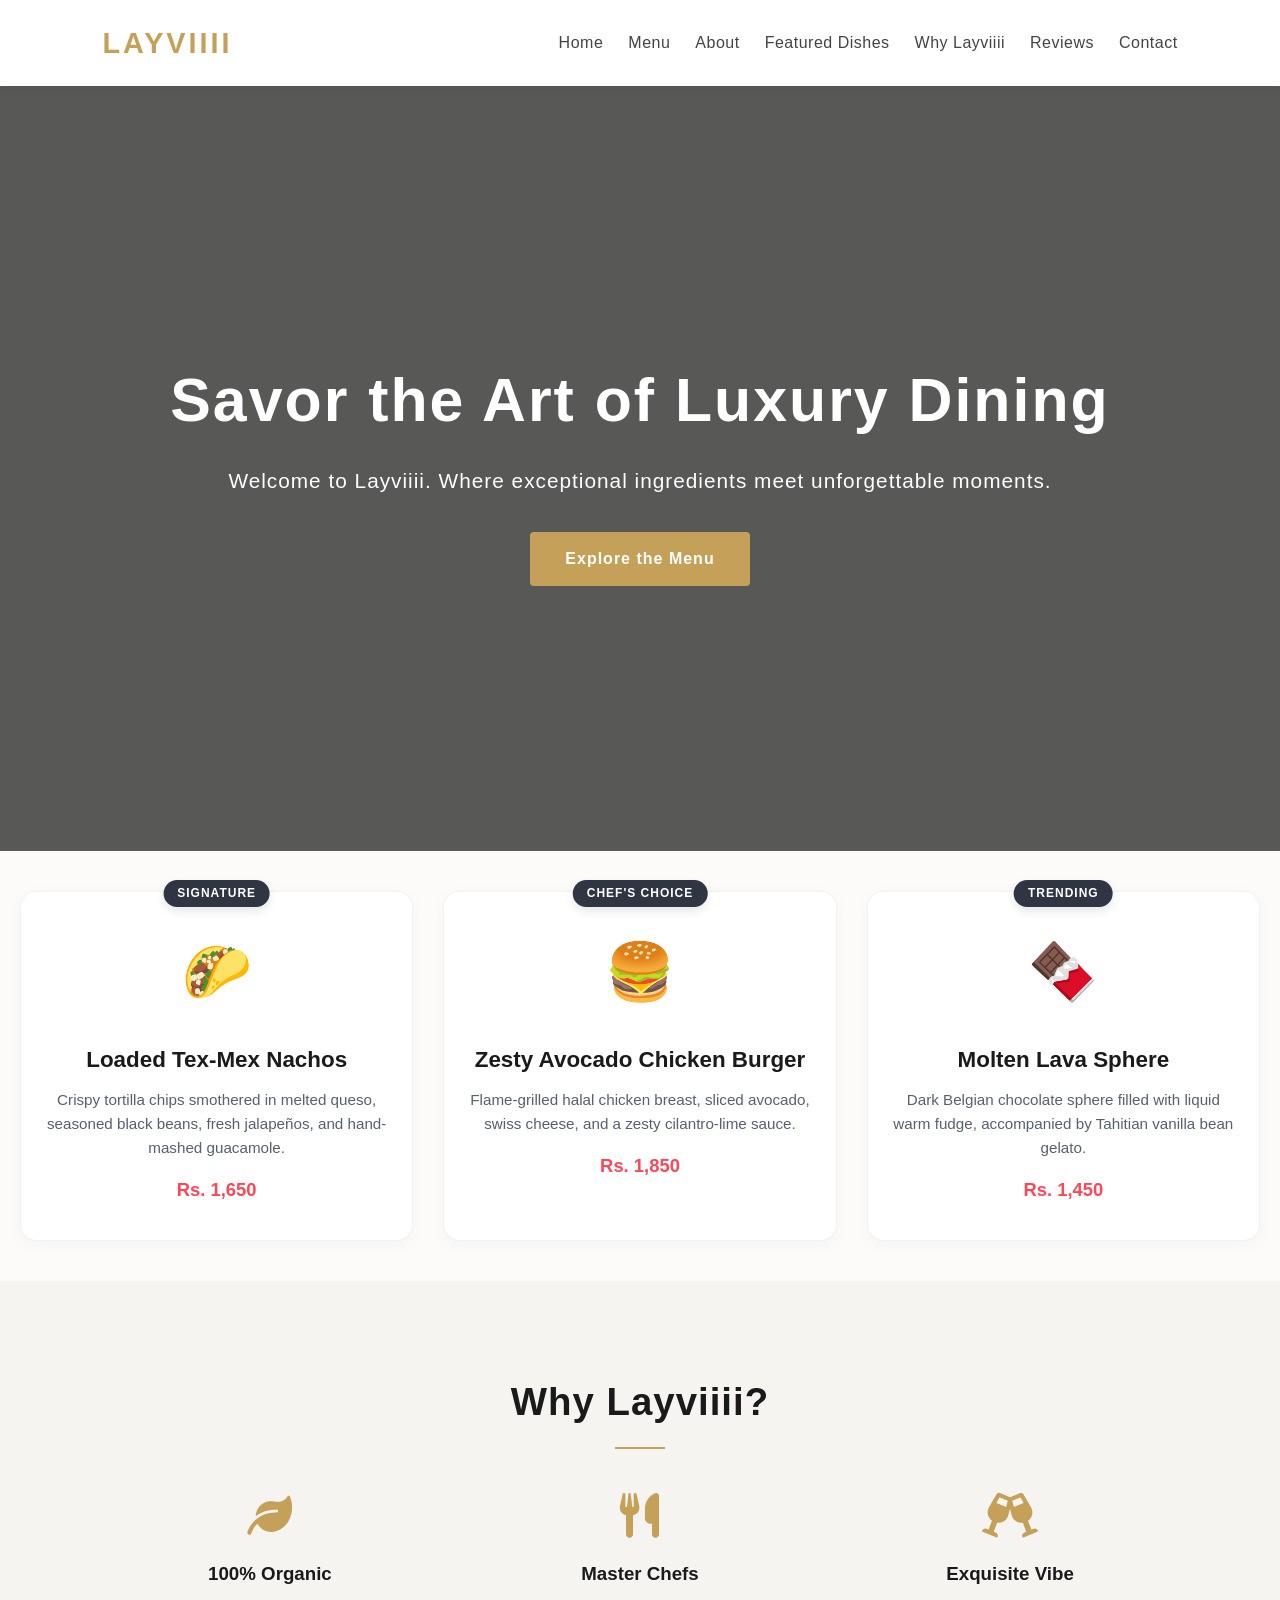
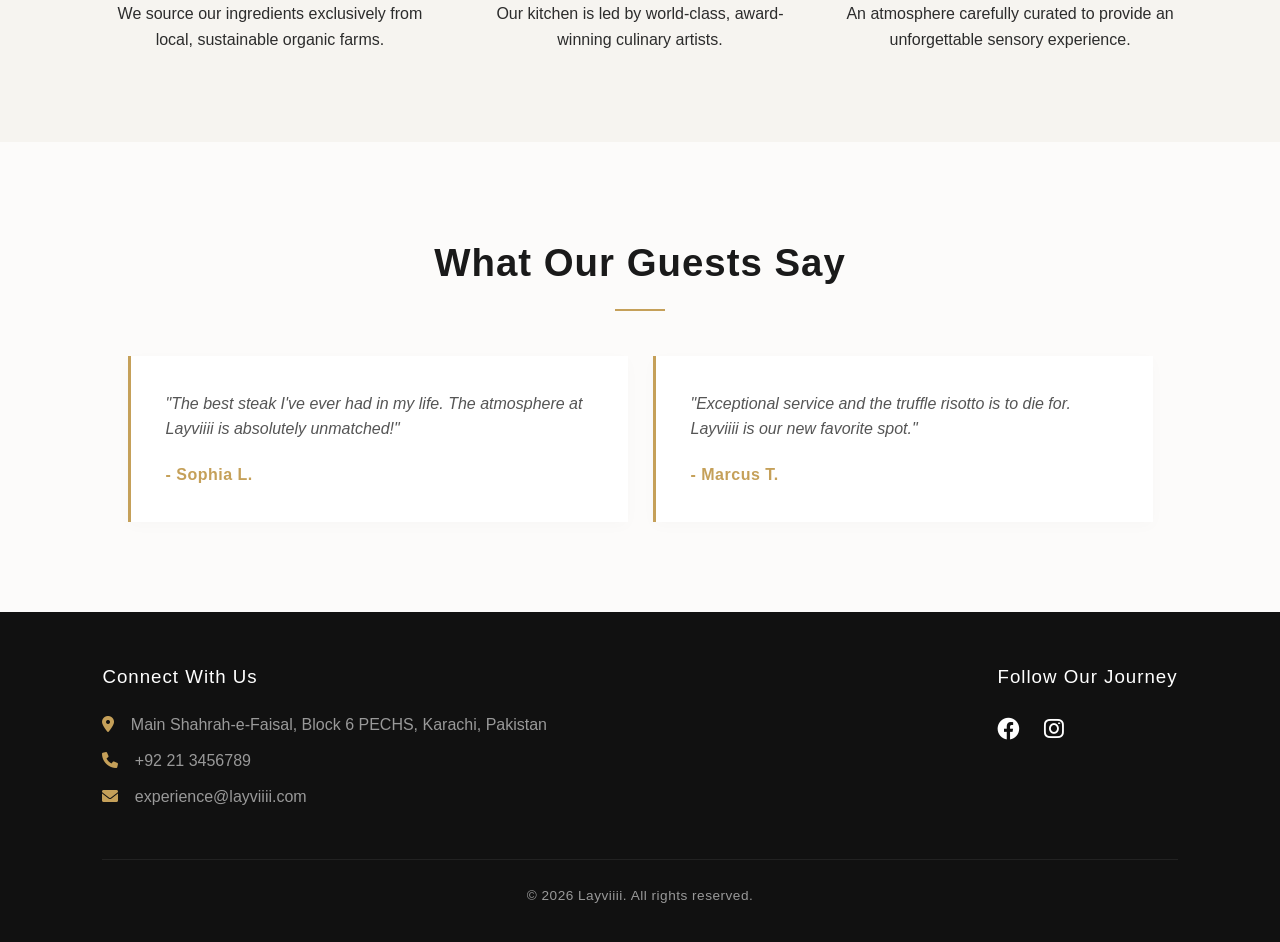
<file: index.html>
<!DOCTYPE html>
<html lang="en">
<head>
    <meta charset="UTF-8">
    <meta name="viewport" content="width=device-width, initial-scale=1.0">
    <title>Layviiii | Fine Dining & Culinary Art</title>
    <link rel="stylesheet" href="style.css">
    <!-- Font Awesome for Social & Feature Icons -->
    <link rel="stylesheet" href="https://cdnjs.cloudflare.com/ajax/libs/font-awesome/6.0.0/css/all.min.css">
</head>
<body>

    <!-- 1. Responsive Navigation Bar -->
    <header class="navbar">
        <div class="logo-container">
            <span class="brand-name">Layviiii</span>
        </div>
        <nav>
            <ul class="nav-links">
                <li><a href="#home">Home</a></li>
                <li><a href="menu.html">Menu</a></li> <!-- 👈 Links to your interactive menu page -->
                <li><a href="about.html">About</a></li> <!-- 👈 Links to your new about page -->
                <li><a href="#features">Featured Dishes</a></li>
                <li><a href="#why-us">Why Layviiii</a></li>
                <li><a href="#testimonials">Reviews</a></li>
                <li><a href="contact.html">Contact</a></li>
            </ul>
        </nav>
    </header>

    <!-- 2. Hero Section -->
    <section id="home" class="hero-section">
        <div class="hero-content">
            <h1>Savor the Art of Luxury Dining</h1>
            <p>Welcome to Layviiii. Where exceptional ingredients meet unforgettable moments.</p>
            <a href="#features" class="cta-btn">Explore the Menu</a>
        </div>
    </section>

   <!-- Featured Dishes Grid -->
        <div class="featured-grid">
            <!-- Dish 1 -->
            <div class="dish-card">
                <div class="dish-badge">Signature</div>
                <div class="dish-img-placeholder">🌮</div>
                <h3>Loaded Tex-Mex Nachos</h3>
                <p>Crispy tortilla chips smothered in melted queso, seasoned black beans, fresh jalapeños, and hand-mashed guacamole.</p>
                <div class="dish-price">Rs. 1,650</div>
            </div>

            <!-- Dish 2 -->
            <div class="dish-card">
                <div class="dish-badge">Chef's Choice</div>
                <div class="dish-img-placeholder">🍔</div>
                <h3>Zesty Avocado Chicken Burger</h3>
                <p>Flame-grilled halal chicken breast, sliced avocado, swiss cheese, and a zesty cilantro-lime sauce.</p>
                <div class="dish-price">Rs. 1,850</div>
            </div>

            <!-- Dish 3 -->
            <div class="dish-card">
                <div class="dish-badge">Trending</div>
                <div class="dish-img-placeholder">🍫</div>
                <h3>Molten Lava Sphere</h3>
                <p>Dark Belgian chocolate sphere filled with liquid warm fudge, accompanied by Tahitian vanilla bean gelato.</p>
                <div class="dish-price">Rs. 1,450</div>
            </div>
        </div>
    <!-- 4. Why Choose Us Section -->
    <section id="why-us" class="section why-choose-us">
        <h2>Why Layviiii?</h2>
        <div class="grid-container">
            <div class="feature-item">
                <i class="fa-solid fa-leaf"></i>
                <h3>100% Organic</h3>
                <p>We source our ingredients exclusively from local, sustainable organic farms.</p>
            </div>
            <div class="feature-item">
                <i class="fa-solid fa-utensils"></i>
                <h3>Master Chefs</h3>
                <p>Our kitchen is led by world-class, award-winning culinary artists.</p>
            </div>
            <div class="feature-item">
                <i class="fa-solid fa-champagne-glasses"></i>
                <h3>Exquisite Vibe</h3>
                <p>An atmosphere carefully curated to provide an unforgettable sensory experience.</p>
            </div>
        </div>
    </section>

    <!-- 5. Customer Testimonials -->
    <section id="testimonials" class="section testimonials">
        <h2>What Our Guests Say</h2>
        <div class="testimonial-container">
            <div class="testimonial-card">
                <p>"The best steak I've ever had in my life. The atmosphere at Layviiii is absolutely unmatched!"</p>
                <h4>- Sophia L.</h4>
            </div>
            <div class="testimonial-card">
                <p>"Exceptional service and the truffle risotto is to die for. Layviiii is our new favorite spot."</p>
                <h4>- Marcus T.</h4>
            </div>
        </div>
    </section>

   <!-- 6. Footer -->
    <footer id="contact" class="footer">
        <div class="footer-content">
            <div class="footer-info">
                <h3>Connect With Us</h3>
                <p><i class="fa-solid fa-location-dot"></i> Main Shahrah-e-Faisal, Block 6 PECHS, Karachi, Pakistan</p>
                <p><i class="fa-solid fa-phone"></i> +92 21 3456789</p>
                <p><i class="fa-solid fa-envelope"></i> experience@layviiii.com</p>
            </div>
            <div class="footer-socials">
                <h3>Follow Our Journey</h3>
                <div class="social-icons">
                    <a href="#"><i class="fa-brands fa-facebook"></i></a>
                    <a href="#"><i class="fa-brands fa-instagram"></i></a>
                    <a href="#"><i class="fa-brands fa-x-twitter"></i></a>
                </div>
            </div>
        </div>
        <div class="footer-bottom">
            <p>&copy; 2026 Layviiii. All rights reserved.</p>
        </div>
    </footer>

</body>
</html>
</file>
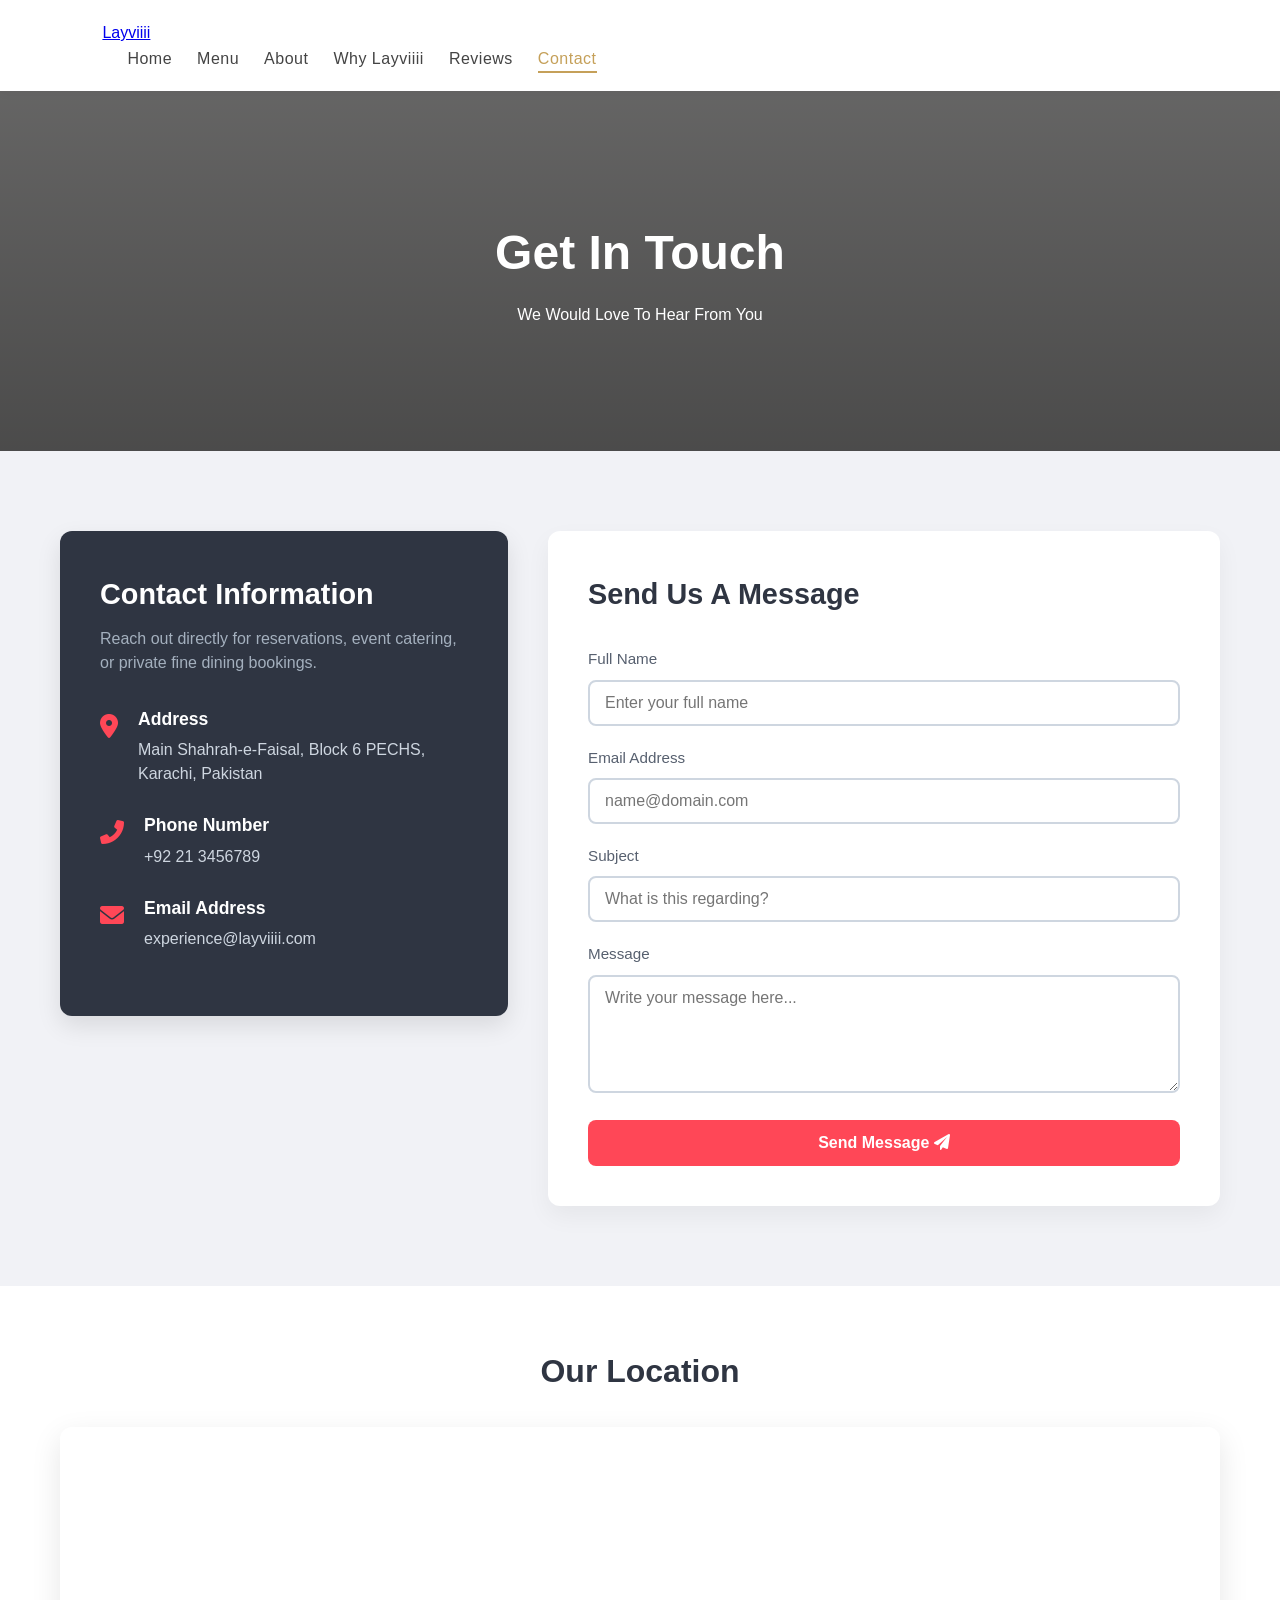
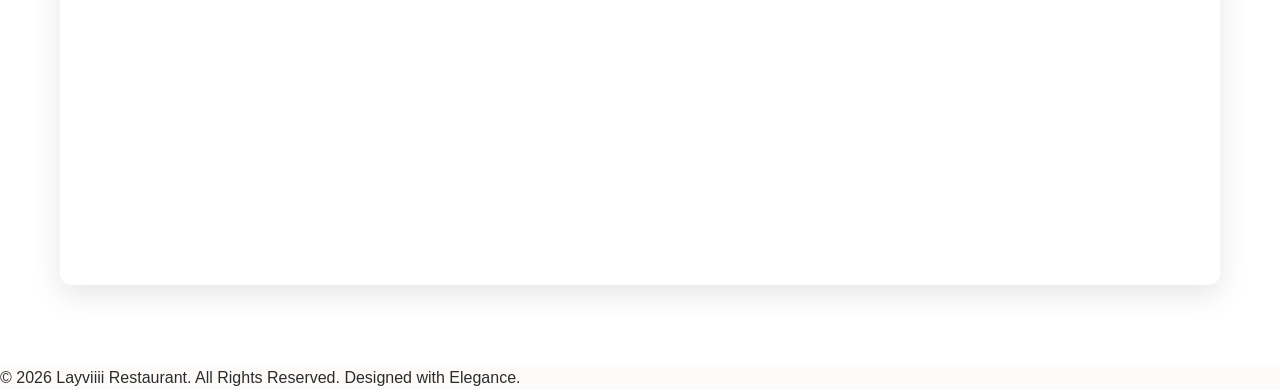
<file: contact.html>
<!DOCTYPE html>
<html lang="en">
<head>
    <meta charset="UTF-8">
    <meta name="viewport" content="width=device-width, initial-scale=1.0">
    <title>Contact Us | Layviiii</title>
    <link rel="stylesheet" href="style.css">
    <!-- FontAwesome for layout icons -->
    <link rel="stylesheet" href="https://cdnjs.cloudflare.com/ajax/libs/font-awesome/6.0.0/css/all.min.css">
</head>
<body>

    <!-- Navigation Bar -->
    <nav class="navbar">
        <div class="nav-container">
            <a href="index.html" class="logo">Layviiii</a>
            <ul class="nav-links">
                <li><a href="index.html">Home</a></li>
                <li><a href="menu.html">Menu</a></li>
                <li><a href="about.html">About</a></li>
                <li><a href="index.html#why-us">Why Layviiii</a></li>
                <li><a href="index.html#testimonials">Reviews</a></li>
                <li><a href="contact.html" class="active">Contact</a></li>
            </ul>
        </div>
    </nav>

    <!-- Contact Hero Section -->
    <header class="contact-hero">
        <div class="hero-overlay">
            <h1>Get In Touch</h1>
            <p>We Would Love To Hear From You</p>
        </div>
    </header>

    <!-- Contact Content Layout -->
    <section class="contact-section">
        <div class="contact-container">
            <div class="contact-grid">
                
                <!-- Left: Contact Info -->
                <!-- Left: Contact Info -->
                <div class="contact-info-panel">
                    <h2>Contact Information</h2>
                    <p class="panel-desc">Reach out directly for reservations, event catering, or private fine dining bookings.</p>
                    
                    <div class="info-item">
                        <div class="info-icon"><i class="fas fa-map-marker-alt"></i></div>
                        <div class="info-text">
                            <h3>Address</h3>
                            <p>Main Shahrah-e-Faisal, Block 6 PECHS, Karachi, Pakistan</p>
                        </div>
                    </div>

                    <div class="info-item">
                        <div class="info-icon"><i class="fas fa-phone-alt"></i></div>
                        <div class="info-text">
                            <h3>Phone Number</h3>
                            <p>+92 21 3456789</p>
                        </div>
                    </div>

                    <div class="info-item">
                        <div class="info-icon"><i class="fas fa-envelope"></i></div>
                        <div class="info-text">
                            <h3>Email Address</h3>
                            <p>experience@layviiii.com</p>
                        </div>
                    </div>
                </div>

                <!-- Right: Contact Form -->
                <div class="contact-form-panel">
                    <h2>Send Us A Message</h2>
                    <!-- HTML5 built-in validations running here automatically -->
                    <form class="validated-form" action="#" method="POST">
                        <div class="form-group">
                            <label for="name">Full Name</label>
                            <input type="text" id="name" name="name" placeholder="Enter your full name" required autocomplete="name">
                        </div>

                        <div class="form-group">
                            <label for="email">Email Address</label>
                            <!-- type="email" strictly forces standard name@domain formatting -->
                            <input type="email" id="email" name="email" placeholder="name@domain.com" required autocomplete="email">
                        </div>

                        <div class="form-group">
                            <label for="subject">Subject</label>
                            <input type="text" id="subject" name="subject" placeholder="What is this regarding?" required>
                        </div>

                        <div class="form-group">
                            <label for="message">Message</label>
                            <textarea id="message" name="message" rows="5" placeholder="Write your message here..." required></textarea>
                        </div>

                        <button type="submit" class="submit-btn">Send Message <i class="fas fa-paper-plane"></i></button>
                    </form>
                </div>

            </div>
        </div>
    </section>

    <!-- Embedded Google Map Section -->
    <section class="map-section">
        <div class="contact-container">
            <h2>Our Location</h2>
            <div class="map-wrapper">
                <iframe 
                    src="https://www.google.com/maps/embed?pb=!11m18!1m12!1m3!1d3620.2175294520775!2d67.06517177537332!3d24.856372077931647!2m3!1f0!2f0!3f0!3m2!1i1024!2i768!4f13.1!3m3!1m2!1s0x3eb33ea3db108f41%3A0x42acc46573516c78!2sShahrah-e-Faisal%2C%20Karachi%2C%20Pakistan!5e0!3m2!1sen!2s!4v1710000000000!5m2!1sen!2s" 
                    width="100%" 
                    height="450" 
                    style="border:0;" 
                    allowfullscreen="" 
                    loading="lazy" 
                    referrerpolicy="no-referrer-when-downgrade">
                </iframe>
            </div>
        </div>
    </section>

    <!-- Footer -->
    <footer>
        <p>&copy; 2026 Layviiii Restaurant. All Rights Reserved. Designed with Elegance.</p>
    </footer>

</body>
</html>
</file>
<file: style.css>
/* --- Reset & Base Styles --- */
* {
    margin: 0;
    padding: 0;
    box-sizing: border-box;
    font-family: 'Segoe UI', Tahoma, Geneva, Verdana, sans-serif;
    scroll-behavior: smooth;
}

body {
    background-color: #fcfbfa;
    color: #2c2c2c;
    line-height: 1.6;
}

/* --- Navigation --- */
.navbar {
    display: flex;
    justify-content: space-between;
    align-items: center;
    padding: 20px 8%;
    background-color: #ffffff;
    box-shadow: 0 2px 10px rgba(0,0,0,0.04);
    position: sticky;
    top: 0;
    z-index: 1000;
}

.brand-name {
    font-size: 1.8rem;
    font-weight: 700;
    color: #c5a059; /* Elegant Gold Accent */
    text-transform: uppercase;
    letter-spacing: 3px;
}

.nav-links {
    display: flex;
    list-style: none;
}

.nav-links li {
    margin-left: 25px;
}

.nav-links a {
    text-decoration: none;
    color: #444;
    font-weight: 500;
    letter-spacing: 0.5px;
    transition: color 0.3s;
}

.nav-links a:hover {
    color: #c5a059;
}

/* --- Hero Section --- */
.hero-section {
    background: linear-gradient(rgba(0, 0, 0, 0.65), rgba(0, 0, 0, 0.65)), 
                url('https://images.unsplash.com/photo-1517248135467-4c7edcad34c4?q=80&w=1200') no-repeat center center/cover;
    height: 85vh;
    display: flex;
    justify-content: center;
    align-items: center;
    text-align: center;
    color: #fff;
    padding: 0 20px;
}

.hero-content h1 {
    font-size: 3.8rem;
    margin-bottom: 15px;
    letter-spacing: 2px;
    font-weight: 600;
}

.hero-content p {
    font-size: 1.3rem;
    margin-bottom: 35px;
    font-weight: 300;
    letter-spacing: 1px;
}

.cta-btn {
    display: inline-block;
    padding: 14px 35px;
    background-color: #c5a059;
    color: #fff;
    text-decoration: none;
    border-radius: 4px;
    font-weight: 600;
    letter-spacing: 1px;
    transition: background 0.3s, transform 0.2s;
}

.cta-btn:hover {
    background-color: #aa843f;
    transform: translateY(-2px);
}

/* --- Global Section Settings --- */
.section {
    padding: 90px 8%;
    text-align: center;
}

.section h2 {
    font-size: 2.4rem;
    margin-bottom: 45px;
    letter-spacing: 1px;
    color: #1a1a1a;
}

.section h2::after {
    content: '';
    display: block;
    width: 50px;
    height: 2px;
    background-color: #c5a059;
    margin: 15px auto 0 auto;
}

/* Responsive Grid layout */
.grid-container {
    display: grid;
    grid-template-columns: repeat(auto-fit, minmax(280px, 1fr));
    gap: 35px;
}

/* --- Featured Dishes (Enhanced Pop-Up Version) --- */
.featured-grid {
    display: grid;
    grid-template-columns: repeat(auto-fit, minmax(300px, 1fr));
    gap: 30px;
    padding: 40px 20px;
}

.dish-card {
    background: #fff;
    padding: 35px 25px;
    border-radius: 16px; /* Smooth rounded premium look */
    position: relative;
    border: 1px solid rgba(0, 0, 0, 0.05);
    text-align: center;
    
    /* Advanced cubic-bezier gives it a snappy, organic pop-up transition */
    transition: all 0.4s cubic-bezier(0.165, 0.84, 0.44, 1);
    box-shadow: 0 4px 20px rgba(0,0,0,0.03);
}

/* The Core "Pop-Up" Hover State */
.dish-card:hover {
    transform: translateY(-12px) scale(1.03); /* Lifts and slightly enlarges */
    border-color: #ff4757; /* Gives a fine accent border on hover */
    box-shadow: 0 20px 40px rgba(255, 71, 87, 0.12); /* Casts a premium glow */
}

/* Animated Floating Emoji */
.dish-img-placeholder {
    font-size: 3.5rem;
    margin-bottom: 15px;
    display: inline-block;
    transition: transform 0.3s ease;
}

/* When the card pops up, make the emoji bounce and tilt! */
.dish-card:hover .dish-img-placeholder {
    transform: scale(1.2) rotate(5deg);
}

/* Premium Accent Badges at the top of cards */
.dish-badge {
    position: absolute;
    top: -12px;
    left: 50%;
    transform: translateX(-50%);
    background: #2f3542;
    color: #fff;
    padding: 4px 14px;
    font-size: 0.75rem;
    font-weight: 600;
    text-transform: uppercase;
    letter-spacing: 1px;
    border-radius: 20px;
    box-shadow: 0 4px 10px rgba(0,0,0,0.1);
    transition: background 0.3s ease;
}

.dish-card:hover .dish-badge {
    background: #ff4757; /* Changes badge color dynamically on hover */
}

/* Pricing Layout */
.dish-price {
    margin-top: 15px;
    font-size: 1.15rem;
    font-weight: 700;
    color: #ff4757;
}

.dish-card h3 {
    margin: 10px 0;
    color: #1a1a1a;
    font-weight: 600;
    font-size: 1.4rem;
}

.dish-card p {
    color: #57606f;
    font-size: 0.95rem;
    line-height: 1.6;
}
/* --- Why Choose Us --- */
.why-choose-us {
    background-color: #f6f4f0;
}

.feature-item i {
    font-size: 2.8rem;
    color: #c5a059;
    margin-bottom: 20px;
}

.feature-item h3 {
    margin-bottom: 12px;
    color: #1a1a1a;
}

/* --- Testimonials --- */
.testimonial-container {
    display: flex;
    flex-wrap: wrap;
    justify-content: center;
    gap: 25px;
}

.testimonial-card {
    background: #fff;
    max-width: 500px;
    padding: 35px;
    border-left: 3px solid #c5a059;
    box-shadow: 0 4px 15px rgba(0,0,0,0.02);
    text-align: left;
}

.testimonial-card p {
    font-style: italic;
    margin-bottom: 20px;
    color: #555;
}

.testimonial-card h4 {
    color: #c5a059;
    letter-spacing: 0.5px;
}

/* --- Footer --- */
.footer {
    background-color: #111111;
    color: #999999;
    padding: 50px 8% 25px 8%;
}

.footer-content {
    display: flex;
    flex-wrap: wrap;
    justify-content: space-between;
    gap: 40px;
    margin-bottom: 40px;
}

.footer h3 {
    color: #fff;
    margin-bottom: 20px;
    font-weight: 500;
    letter-spacing: 1px;
}

.footer p {
    margin-bottom: 10px;
}

.footer p i {
    margin-right: 12px;
    color: #c5a059;
}

.social-icons a {
    color: #fff;
    font-size: 1.4rem;
    margin-right: 20px;
    transition: color 0.3s;
}

.social-icons a:hover {
    color: #c5a059;
}

.footer-bottom {
    text-align: center;
    border-top: 1px solid #222;
    padding-top: 25px;
    font-size: 0.85rem;
    letter-spacing: 0.5px;
}

/* --- Responsive Adjustments (Mobile) --- */
@media (max-width: 768px) {
    .navbar {
        flex-direction: column;
        gap: 15px;
        padding: 15px 5%;
    }
    .nav-links li {
        margin: 0 12px;
    }
    .hero-content h1 {
        font-size: 2.5rem;
    }
    .footer-content {
        flex-direction: column;
    }
}
/* --- Menu Page Additions --- */

/* Give the navigation links a visual highlight color when viewing the active page */
.nav-links a.active {
    color: #c5a059;
    border-bottom: 2px solid #c5a059;
    padding-bottom: 4px;
}

/* Menu Hero Section Header */
.menu-hero {
    background: linear-gradient(rgba(0, 0, 0, 0.7), rgba(0, 0, 0, 0.7)), 
                url('https://images.unsplash.com/photo-1552566626-52f8b828add9?q=80&w=1200') no-repeat center center/cover;
    height: 40vh;
    display: flex;
    justify-content: center;
    align-items: center;
    text-align: center;
    color: #fff;
    padding: 0 20px;
}

.menu-hero-content h1 {
    font-size: 3rem;
    margin-bottom: 10px;
    letter-spacing: 2px;
}

.menu-hero-content p {
    font-size: 1.1rem;
    color: #ddd;
    font-weight: 300;
}

/* Controls Wrapper Section (Search & Filter Layout) */
.menu-controls-section {
    padding: 40px 8% 20px 8%;
    display: flex;
    flex-direction: column;
    align-items: center;
    gap: 25px;
}

/* Search input design */
.search-container {
    position: relative;
    width: 100%;
    max-width: 500px;
}

.search-icon {
    position: absolute;
    left: 15px;
    top: 50%;
    transform: translateY(-50%);
    color: #888;
}

#menu-search {
    width: 100%;
    padding: 12px 15px 12px 45px;
    font-size: 1rem;
    border: 1px solid #ddd;
    border-radius: 25px;
    outline: none;
    background-color: #fff;
    transition: all 0.3s;
    box-shadow: 0 2px 8px rgba(0,0,0,0.02);
}

#menu-search:focus {
    border-color: #c5a059;
    box-shadow: 0 4px 12px rgba(197, 160, 89, 0.15);
}

/* Category Filter Buttons layout */
.filter-categories {
    display: flex;
    justify-content: center;
    gap: 12px;
    flex-wrap: wrap;
}

.filter-btn {
    padding: 8px 20px;
    background-color: #fff;
    border: 1px solid #ddd;
    color: #555;
    font-size: 0.9rem;
    font-weight: 500;
    border-radius: 20px;
    cursor: pointer;
    transition: all 0.3s ease;
}

.filter-btn:hover, .filter-btn.active {
    background-color: #c5a059;
    color: #fff;
    border-color: #c5a059;
    box-shadow: 0 4px 10px rgba(197, 160, 89, 0.2);
}

/* Menu Display Grid Section */
.menu-grid-section {
    padding: 20px 8% 80px 8%;
}

.menu-grid {
    display: grid;
    grid-template-columns: repeat(auto-fill, minmax(320px, 1fr));
    gap: 35px;
}

/* Food Card Container Styling */
.food-card {
    background: #fff;
    border-radius: 8px;
    overflow: hidden;
    box-shadow: 0 4px 20px rgba(0,0,0,0.04);
    transition: transform 0.3s ease, box-shadow 0.3s ease;
    animation: fadeIn 0.4s ease-in-out;
}

.food-card:hover {
    transform: translateY(-5px);
    box-shadow: 0 10px 25px rgba(0, 0, 0, 0.08);
}

/* Food Image Sizing and Category Badge Positioning */
.food-img-container {
    position: relative;
    height: 220px;
    width: 100%;
    overflow: hidden;
    background-color: #eaeaea;
}

.food-img {
    width: 100%;
    height: 100%;
    object-fit: cover;
    transition: transform 0.5s ease;
}

.food-card:hover .food-img {
    transform: scale(1.05);
}

.category-badge {
    position: absolute;
    top: 15px;
    left: 15px;
    background-color: rgba(17, 11, 1, 0.75);
    color: #fff;
    padding: 4px 12px;
    font-size: 0.75rem;
    font-weight: 600;
    text-transform: uppercase;
    border-radius: 4px;
    letter-spacing: 0.5px;
    backdrop-filter: blur(2px);
}

/* Food Card Information Layout */
.food-card-body {
    padding: 22px;
}

.food-title-price {
    display: flex;
    justify-content: space-between;
    align-items: flex-start;
    gap: 10px;
    margin-bottom: 12px;
}

.food-title-price h3 {
    font-size: 1.15rem;
    color: #1a1a1a;
    font-weight: 600;
    line-height: 1.3;
}

.food-price {
    font-weight: 700;
    color: #c5a059;
    font-size: 1.15rem;
}

.food-description {
    font-size: 0.9rem;
    color: #666;
    line-height: 1.5;
}

/* Smooth transition when items show up via code filter */
@keyframes fadeIn {
    from { opacity: 0; transform: translateY(10px); }
    to { opacity: 1; transform: translateY(0); }
}

/* Mobile responsive fixes */
@media (max-width: 600px) {
    .menu-hero-content h1 {
        font-size: 2.2rem;
    }
    .menu-grid {
        grid-template-columns: 1fr;
    }
}
/* ==========================================================================
   Task 3: About Page Layouts
   ========================================================================== */

.about-container {
    max-width: 1200px;
    margin: 0 auto;
    padding: 0 20px;
}

.center-heading {
    text-align: center;
    margin-bottom: 50px;
}

.sub-heading {
    display: block;
    color: #ff4757;
    font-size: 0.9rem;
    text-transform: uppercase;
    letter-spacing: 2px;
    margin-bottom: 10px;
    font-weight: 600;
}

/* About Hero */
.about-hero {
    background: linear-gradient(rgba(0,0,0,0.6), rgba(0,0,0,0.7)), url('https://images.unsplash.com/photo-1517248135467-4c7edcad34c4?q=80&w=1200') no-repeat center center/cover;
    height: 40vh;
    display: flex;
    align-items: center;
    justify-content: center;
    text-align: center;
    color: #fff;
}

.about-hero h1 {
    font-size: 3rem;
    margin-bottom: 10px;
}

/* Intro Section */
.about-intro-section {
    padding: 80px 0;
    background: #fff;
}

.about-grid {
    display: grid;
    grid-template-columns: 1fr 1fr;
    gap: 50px;
    align-items: center;
}

.about-text h2 {
    font-size: 2.2rem;
    margin-bottom: 20px;
    color: #2f3542;
}

.about-text p {
    color: #57606f;
    line-height: 1.8;
    margin-bottom: 15px;
}

.about-img-main {
    width: 100%;
    height: 400px;
    object-fit: cover;
    border-radius: 12px;
    box-shadow: 0 10px 30px rgba(0,0,0,0.1);
}

/* Mission & Vision */
.mission-vision-section {
    padding: 80px 0;
    background: #f1f2f6;
}

.mv-grid {
    display: grid;
    grid-template-columns: 1fr 1fr;
    gap: 30px;
}

.mv-card {
    background: #fff;
    padding: 40px;
    border-radius: 12px;
    box-shadow: 0 5px 15px rgba(0,0,0,0.05);
    text-align: center;
}

.mv-icon {
    font-size: 2.5rem;
    color: #ff4757;
    margin-bottom: 20px;
}

.mv-card h3 {
    font-size: 1.5rem;
    margin-bottom: 15px;
    color: #2f3542;
}

.mv-card p {
    color: #57606f;
    line-height: 1.6;
}

/* Statistics Section */
.stats-section {
    padding: 60px 0;
    background: #2f3542;
    color: #fff;
    text-align: center;
}

.stats-grid {
    display: grid;
    grid-template-columns: repeat(4, 1fr);
    gap: 20px;
}

.stat-number {
    font-size: 3rem;
    color: #ff4757;
    margin-bottom: 5px;
}

.stat-label {
    font-size: 1rem;
    color: #a4b0be;
}

/* Team Section */
.team-section {
    padding: 80px 0;
    background: #fff;
}

.team-grid {
    display: grid;
    grid-template-columns: repeat(3, 1fr);
    gap: 30px;
}

.team-card {
    background: #fff;
    border-radius: 12px;
    overflow: hidden;
    box-shadow: 0 5px 20px rgba(0,0,0,0.08);
    transition: transform 0.3s ease;
}

.team-card:hover {
    transform: translateY(-5px);
}

.team-img {
    width: 100%;
    height: 320px;
    object-fit: cover;
}

.team-info {
    padding: 20px;
    text-align: center;
}

.team-info h3 {
    font-size: 1.25rem;
    color: #2f3542;
    margin-bottom: 5px;
}

.team-role {
    color: #ff4757;
    font-size: 0.9rem;
    font-weight: 500;
}

/* Responsive Breakpoints */
@media (max-width: 968px) {
    .about-grid, .mv-grid {
        grid-template-columns: 1fr;
    }
    .stats-grid {
        grid-template-columns: repeat(2, 1fr);
        gap: 40px;
    }
    .team-grid {
        grid-template-columns: 1fr;
        max-width: 400px;
        margin: 0 auto;
    }
}
/* ==========================================================================
   Task 4: Contact Page & Form Layouts
   ========================================================================== */

.contact-container {
    max-width: 1200px;
    margin: 0 auto;
    padding: 0 20px;
}

/* Contact Hero */
.contact-hero {
    background: linear-gradient(rgba(0,0,0,0.6), rgba(0,0,0,0.7)), url('https://images.unsplash.com/photo-1414235077428-338989a2e8c0?q=80&w=1200') no-repeat center center/cover;
    height: 40vh;
    display: flex;
    align-items: center;
    justify-content: center;
    text-align: center;
    color: #fff;
}

.contact-hero h1 {
    font-size: 3rem;
    margin-bottom: 10px;
}

/* Contact Main Section */
.contact-section {
    padding: 80px 0;
    background: #f1f2f6;
}

.contact-grid {
    display: grid;
    grid-template-columns: 1fr 1.5fr;
    gap: 40px;
    align-items: start;
}

/* Info Panel Layouts */
.contact-info-panel {
    background: #2f3542;
    color: #fff;
    padding: 40px;
    border-radius: 12px;
    box-shadow: 0 10px 25px rgba(0,0,0,0.1);
}

.contact-info-panel h2 {
    font-size: 1.8rem;
    margin-bottom: 10px;
}

.panel-desc {
    color: #a4b0be;
    margin-bottom: 30px;
    line-height: 1.5;
}

.info-item {
    display: flex;
    gap: 20px;
    margin-bottom: 25px;
    align-items: flex-start;
}

.info-icon {
    font-size: 1.5rem;
    color: #ff4757;
    margin-top: 3px;
}

.info-text h3 {
    font-size: 1.1rem;
    margin-bottom: 5px;
    color: #fff;
}

.info-text p {
    color: #ced6e0;
    line-height: 1.5;
}

/* Form Panel Layouts */
.contact-form-panel {
    background: #fff;
    padding: 40px;
    border-radius: 12px;
    box-shadow: 0 10px 25px rgba(0,0,0,0.05);
}

.contact-form-panel h2 {
    font-size: 1.8rem;
    color: #2f3542;
    margin-bottom: 30px;
}

.form-group {
    margin-bottom: 20px;
}

.form-group label {
    display: block;
    margin-bottom: 8px;
    font-weight: 500;
    color: #57606f;
    font-size: 0.95rem;
}

.form-group input,
.form-group textarea {
    width: 100%;
    padding: 12px 15px;
    border: 2px solid #ced6e0;
    border-radius: 8px;
    font-size: 1rem;
    color: #2f3542;
    background: #fff;
    transition: border-color 0.3s ease;
}

/* Highlights input red/blue on user engagement and invalid formatting automatically */
.form-group input:focus,
.form-group textarea:focus {
    outline: none;
    border-color: #ff4757;
}

.submit-btn {
    background: #ff4757;
    color: #fff;
    padding: 14px 28px;
    border: none;
    border-radius: 8px;
    font-size: 1rem;
    font-weight: 600;
    cursor: pointer;
    transition: background 0.3s ease;
    width: 100%;
}

.submit-btn:hover {
    background: #e04050;
}

/* Map Section styling */
.map-section {
    padding: 60px 0 80px 0;
    background: #fff;
}

.map-section h2 {
    text-align: center;
    font-size: 2rem;
    color: #2f3542;
    margin-bottom: 30px;
}

.map-wrapper {
    border-radius: 12px;
    overflow: hidden;
    box-shadow: 0 10px 30px rgba(0,0,0,0.1);
}

/* Responsive Breakpoints */
@media (max-width: 968px) {
    .contact-grid {
        grid-template-columns: 1fr;
    }
    .contact-info-panel, .contact-form-panel {
        padding: 30px 20px;
    }
}
</file>
